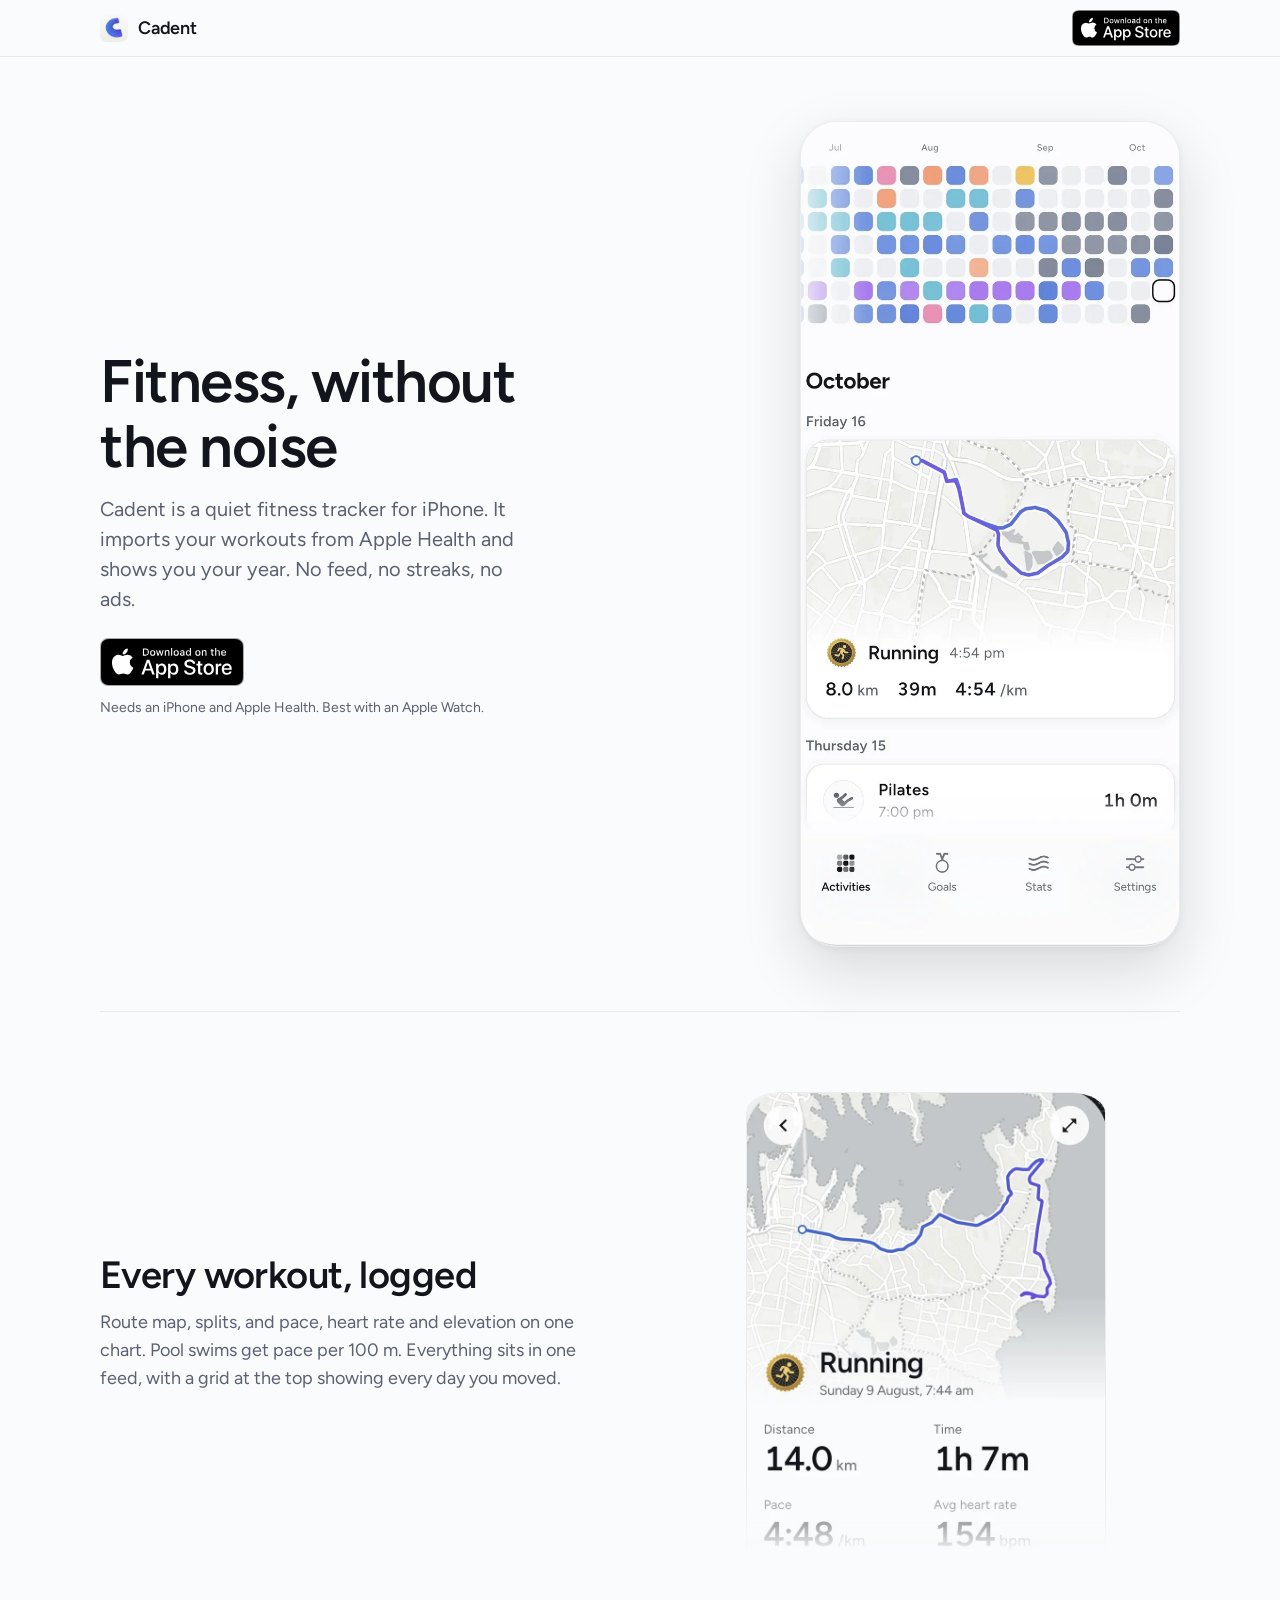
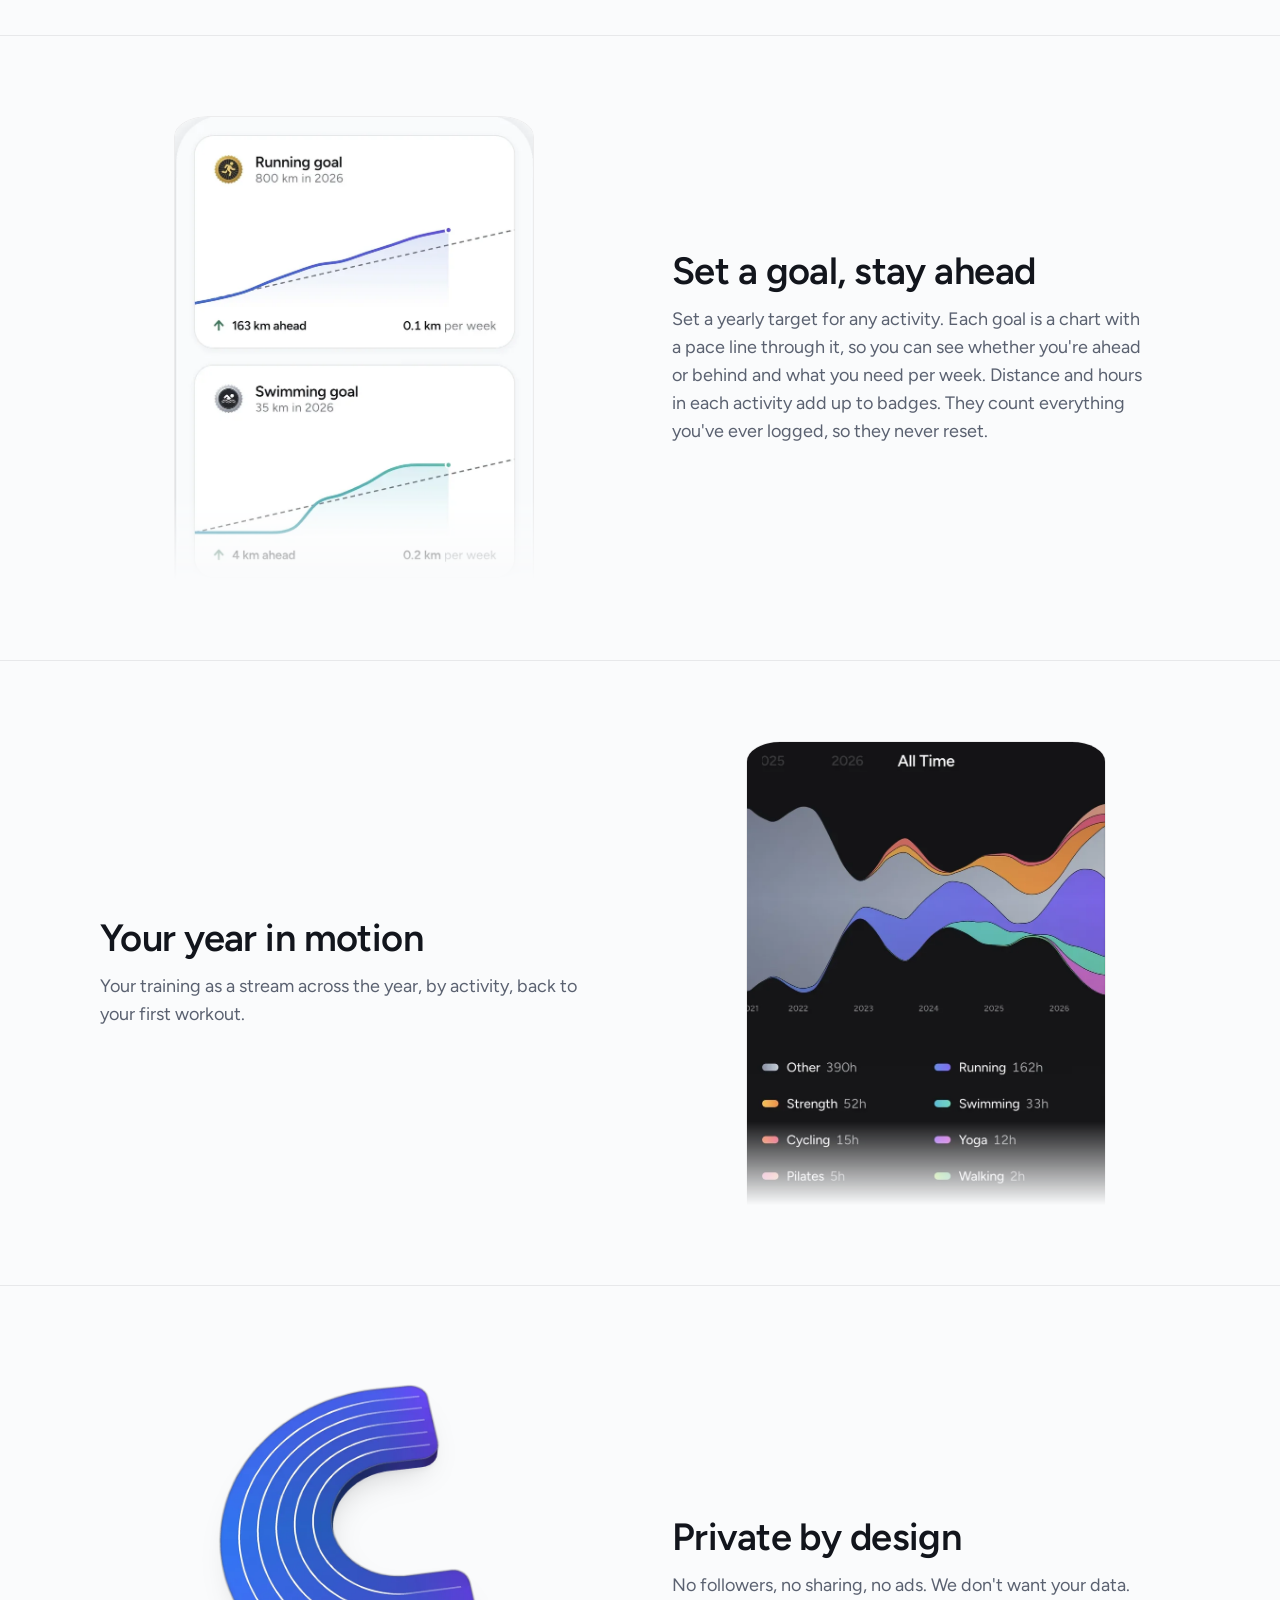
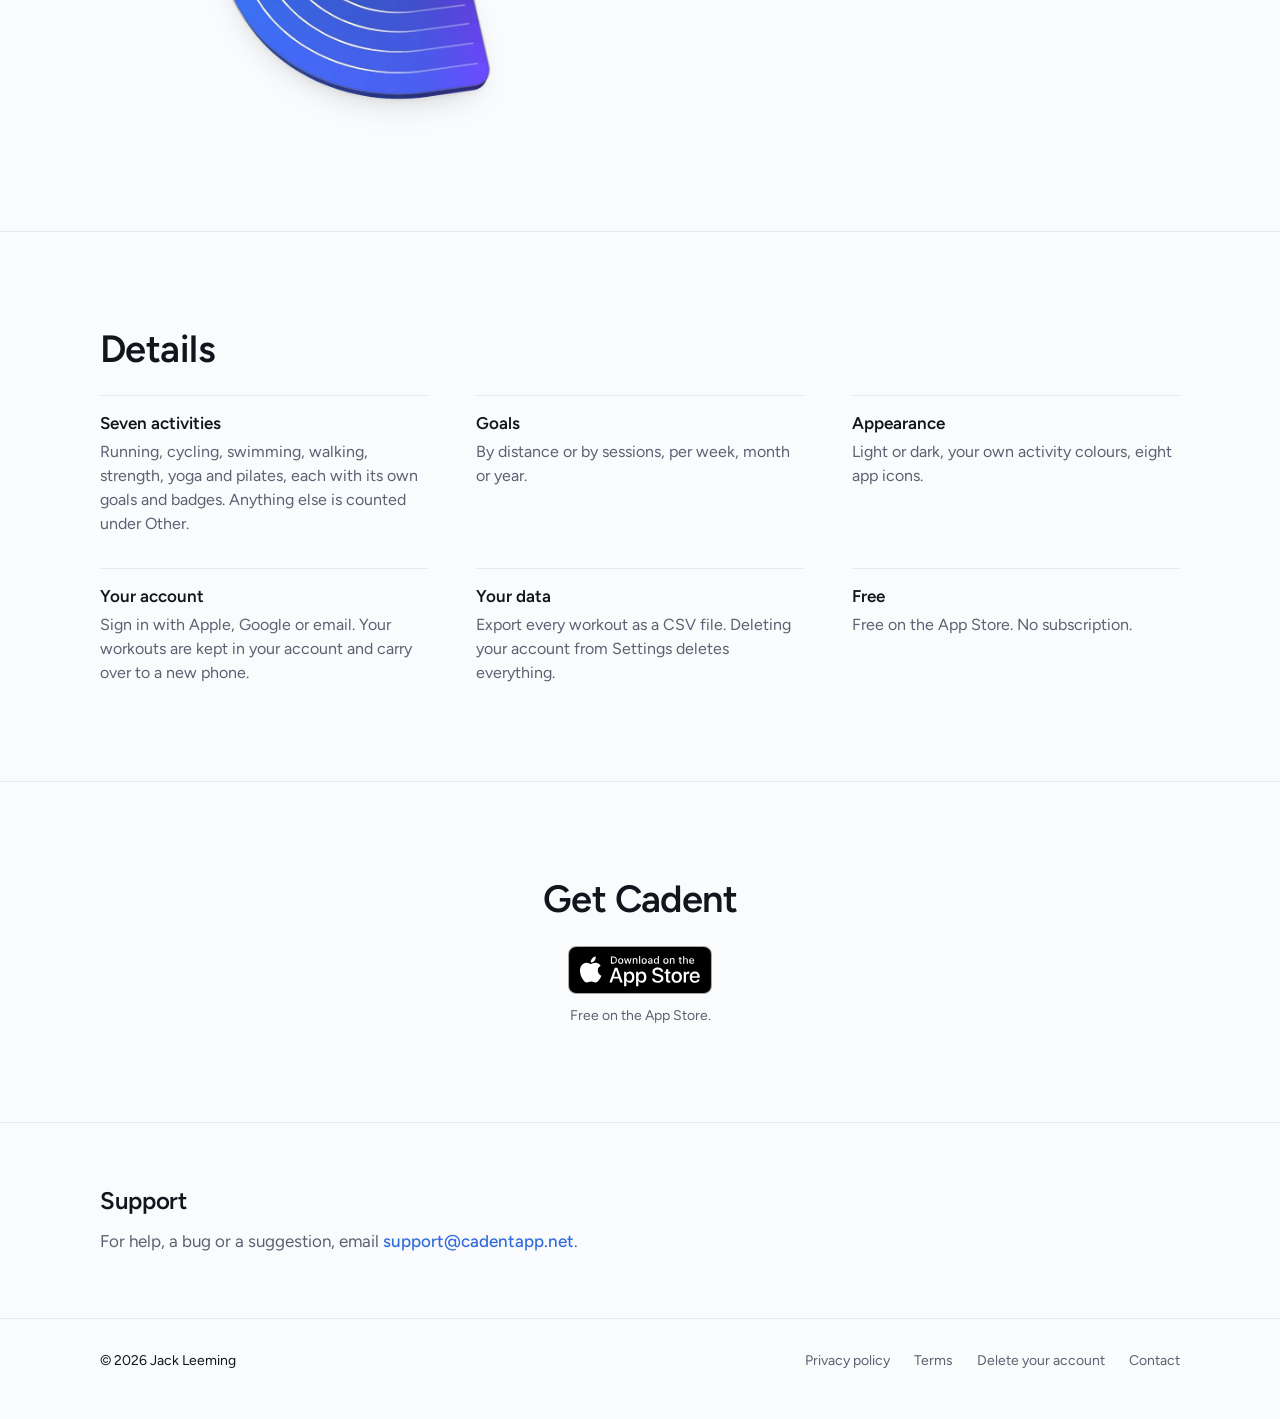
<file: index.html>
<!doctype html>
<html lang="en-AU">
<head>
<meta charset="utf-8">
<meta name="viewport" content="width=device-width, initial-scale=1">
<title>Cadent: fitness, without the noise</title>
<meta name="description" content="Cadent is a quiet fitness tracker for iPhone. It imports your workouts from Apple Health and shows you your year. No feed, no streaks, no ads.">
<meta name="color-scheme" content="light dark">
<meta name="theme-color" media="(prefers-color-scheme: light)" content="#FAFBFC">
<meta name="theme-color" media="(prefers-color-scheme: dark)" content="#111214">
<meta name="apple-itunes-app" content="app-id=6760584691">
<meta property="og:title" content="Cadent: fitness, without the noise">
<meta property="og:description" content="A quiet fitness tracker for iPhone. It imports your workouts from Apple Health and shows you your year. No feed, no streaks, no ads.">
<meta property="og:image" content="https://cadentapp.net/share.png">
<meta property="og:image:width" content="1200">
<meta property="og:image:height" content="630">
<meta property="og:url" content="https://cadentapp.net/">
<meta property="og:type" content="website">
<meta name="twitter:card" content="summary_large_image">
<link rel="icon" href="img/favicon-64.png" sizes="64x64">
<link rel="icon" href="img/favicon-32.png" sizes="32x32">
<link rel="apple-touch-icon" href="img/apple-touch-icon.png">
<link rel="preconnect" href="https://fonts.googleapis.com">
<link rel="preconnect" href="https://fonts.gstatic.com" crossorigin>
<link href="https://fonts.googleapis.com/css2?family=Figtree:wght@400;500;600;700&display=swap" rel="stylesheet">
<link rel="stylesheet" href="site.css">
<script>document.documentElement.className = 'js';</script>
</head>
<body>

<header class="header">
  <div class="wrap">
    <a class="brand" href="/" aria-label="Cadent home"><img src="img/icon-128.png" alt="" width="28" height="28">Cadent</a>
    <a class="badge" href="https://apps.apple.com/app/cadent/id6760584691">
      <picture><source srcset="img/app-store-white.svg" media="(prefers-color-scheme: dark)"><img src="img/app-store-black.svg" alt="Download on the App Store" width="108" height="36"></picture>
    </a>
  </div>
</header>

<main>
  <section class="hero">
    <div class="wrap">
      <div class="copy">
        <h1>Fitness, without the noise</h1>
        <p class="lead">Cadent is a quiet fitness tracker for iPhone. It imports your workouts from Apple Health and shows you your year. No feed, no streaks, no ads.</p>
        <div class="store-row">
          <a class="badge" href="https://apps.apple.com/app/cadent/id6760584691">
            <picture><source srcset="img/app-store-white.svg" media="(prefers-color-scheme: dark)"><img src="img/app-store-black.svg" alt="Download on the App Store" width="144" height="48"></picture>
          </a>
          <!-- Google Play badge goes here when Android is public. Same height, same row. -->
        </div>
        <p class="small">Needs an iPhone and Apple Health. Best with an Apple Watch.</p>
      </div>
      <div class="phone-wrap">
        <div class="phone">
          <picture>
            <source media="(prefers-color-scheme: dark)" srcset="img/activities-dark-760.webp 760w, img/activities-dark-1140.webp 1140w" sizes="(min-width: 768px) 380px, 320px">
            <img src="img/activities-light-760.webp" srcset="img/activities-light-760.webp 760w, img/activities-light-1140.webp 1140w" sizes="(min-width: 768px) 380px, 320px" width="760" height="1651" alt="The Activities tab: a grid of every day you moved, then the feed of workouts with route maps" fetchpriority="high">
          </picture>
        </div>
      </div>
    </div>
  </section>
  <div class="wrap"><div class="hero-base"></div></div>

  <section class="feature reveal" id="workouts">
    <div class="wrap">
      <div class="copy">
        <h2>Every workout, logged</h2>
        <p>Route map, splits, and pace, heart rate and elevation on one chart. Pool swims get pace per 100 m. Everything sits in one feed, with a grid at the top showing every day you moved.</p>
      </div>
      <div class="phone-wrap">
        <div class="phone top">
          <picture>
            <source media="(prefers-color-scheme: dark)" srcset="img/workout-dark-760.webp 760w, img/workout-dark-1140.webp 1140w" sizes="(min-width: 768px) 360px, 320px">
            <img src="img/workout-light-760.webp" srcset="img/workout-light-760.webp 760w, img/workout-light-1140.webp 1140w" sizes="(min-width: 768px) 360px, 320px" width="760" height="1651" alt="A workout page: the route map, then distance, time, pace and heart rate, then splits" loading="lazy">
          </picture>
        </div>
      </div>
    </div>
  </section>

  <section class="feature flip reveal" id="goals">
    <div class="wrap">
      <div class="copy">
        <h2>Set a goal, stay ahead</h2>
        <p>Set a yearly target for any activity. Each goal is a chart with a pace line through it, so you can see whether you're ahead or behind and what you need per week. Distance and hours in each activity add up to badges. They count everything you've ever logged, so they never reset.</p>
      </div>
      <div class="phone-wrap">
        <div class="phone top">
          <picture>
            <source media="(prefers-color-scheme: dark)" srcset="img/goals-dark-760.webp 760w, img/goals-dark-1140.webp 1140w" sizes="(min-width: 768px) 360px, 320px">
            <img src="img/goals-light-760.webp" srcset="img/goals-light-760.webp 760w, img/goals-light-1140.webp 1140w" sizes="(min-width: 768px) 360px, 320px" width="760" height="1651" alt="Goals: a running goal and a swimming goal, each a chart of the year with a dashed pace line" loading="lazy">
          </picture>
        </div>
      </div>
    </div>
  </section>

  <section class="feature reveal" id="stats">
    <div class="wrap">
      <div class="copy">
        <h2>Your year in motion</h2>
        <p>Your training as a stream across the year, by activity, back to your first workout.</p>
      </div>
      <div class="phone-wrap">
        <div class="phone top">
          <picture>
            <source media="(prefers-color-scheme: dark)" srcset="img/stats-dark-760.webp 760w, img/stats-dark-1140.webp 1140w" sizes="(min-width: 768px) 360px, 320px">
            <img src="img/stats-light-760.webp" srcset="img/stats-light-760.webp 760w, img/stats-light-1140.webp 1140w" sizes="(min-width: 768px) 360px, 320px" width="760" height="1651" alt="Stats: all training over the years drawn as a stream, coloured by activity, with the legend and totals beneath" loading="lazy">
          </picture>
        </div>
      </div>
    </div>
  </section>

  <section class="feature flip reveal" id="private">
    <div class="wrap">
      <div class="copy">
        <h2>Private by design</h2>
        <p>No followers, no sharing, no ads. We don't want your data.</p>
      </div>
      <div class="mark-wrap">
        <picture>
          <source media="(prefers-color-scheme: dark)" srcset="img/mark-dark.webp">
          <img src="img/mark-light.webp" width="754" height="854" alt="" loading="lazy">
        </picture>
      </div>
    </div>
  </section>

  <section class="facts reveal" id="details">
    <div class="wrap">
      <h2>Details</h2>
      <ul>
        <li><b>Seven activities</b><span>Running, cycling, swimming, walking, strength, yoga and pilates, each with its own goals and badges. Anything else is counted under Other.</span></li>
        <li><b>Goals</b><span>By distance or by sessions, per week, month or year.</span></li>
        <li><b>Appearance</b><span>Light or dark, your own activity colours, eight app icons.</span></li>
        <li><b>Your account</b><span>Sign in with Apple, Google or email. Your workouts are kept in your account and carry over to a new phone.</span></li>
        <li><b>Your data</b><span>Export every workout as a CSV file. Deleting your account from Settings deletes everything.</span></li>
        <li><b>Free</b><span>Free on the App Store. No subscription.</span></li>
      </ul>
    </div>
  </section>

  <section class="download reveal">
    <div class="wrap">
      <h2>Get Cadent</h2>
      <div class="store-row">
        <a class="badge" href="https://apps.apple.com/app/cadent/id6760584691">
          <picture><source srcset="img/app-store-white.svg" media="(prefers-color-scheme: dark)"><img src="img/app-store-black.svg" alt="Download on the App Store" width="144" height="48"></picture>
        </a>
      </div>
      <p class="small">Free on the App Store.</p>
    </div>
  </section>

  <section class="support reveal" id="contact">
    <div class="wrap">
      <h2>Support</h2>
      <p>For help, a bug or a suggestion, email <a id="support-email" href="#contact">the support address</a>.</p>
    </div>
  </section>
</main>

<footer class="footer">
  <div class="wrap">
    <div class="copy">© 2026 Jack Leeming</div>
    <nav aria-label="Legal">
      <a href="privacy.html">Privacy policy</a>
      <a href="terms.html">Terms</a>
      <a href="delete-account.html">Delete your account</a>
      <a href="#contact">Contact</a>
    </nav>
  </div>
</footer>

<script>
// The support address is put together here so scrapers don't read it from the markup.
(function () {
  var addr = 'support' + '@' + 'cadentapp.net';
  var a = document.getElementById('support-email');
  if (a) { a.href = 'mailto:' + addr; a.textContent = addr; }
})();
// Sections settle in once as they come into view. Off under prefers-reduced-motion (in site.css).
(function () {
  var els = document.querySelectorAll('.reveal');
  if (!('IntersectionObserver' in window)) { els.forEach(function (e) { e.classList.add('in'); }); return; }
  var io = new IntersectionObserver(function (entries) {
    entries.forEach(function (x) { if (x.isIntersecting) { x.target.classList.add('in'); io.unobserve(x.target); } });
  }, { rootMargin: '0px 0px -10% 0px' });
  els.forEach(function (e) { io.observe(e); });
})();
</script>
</body>
</html>
</file>
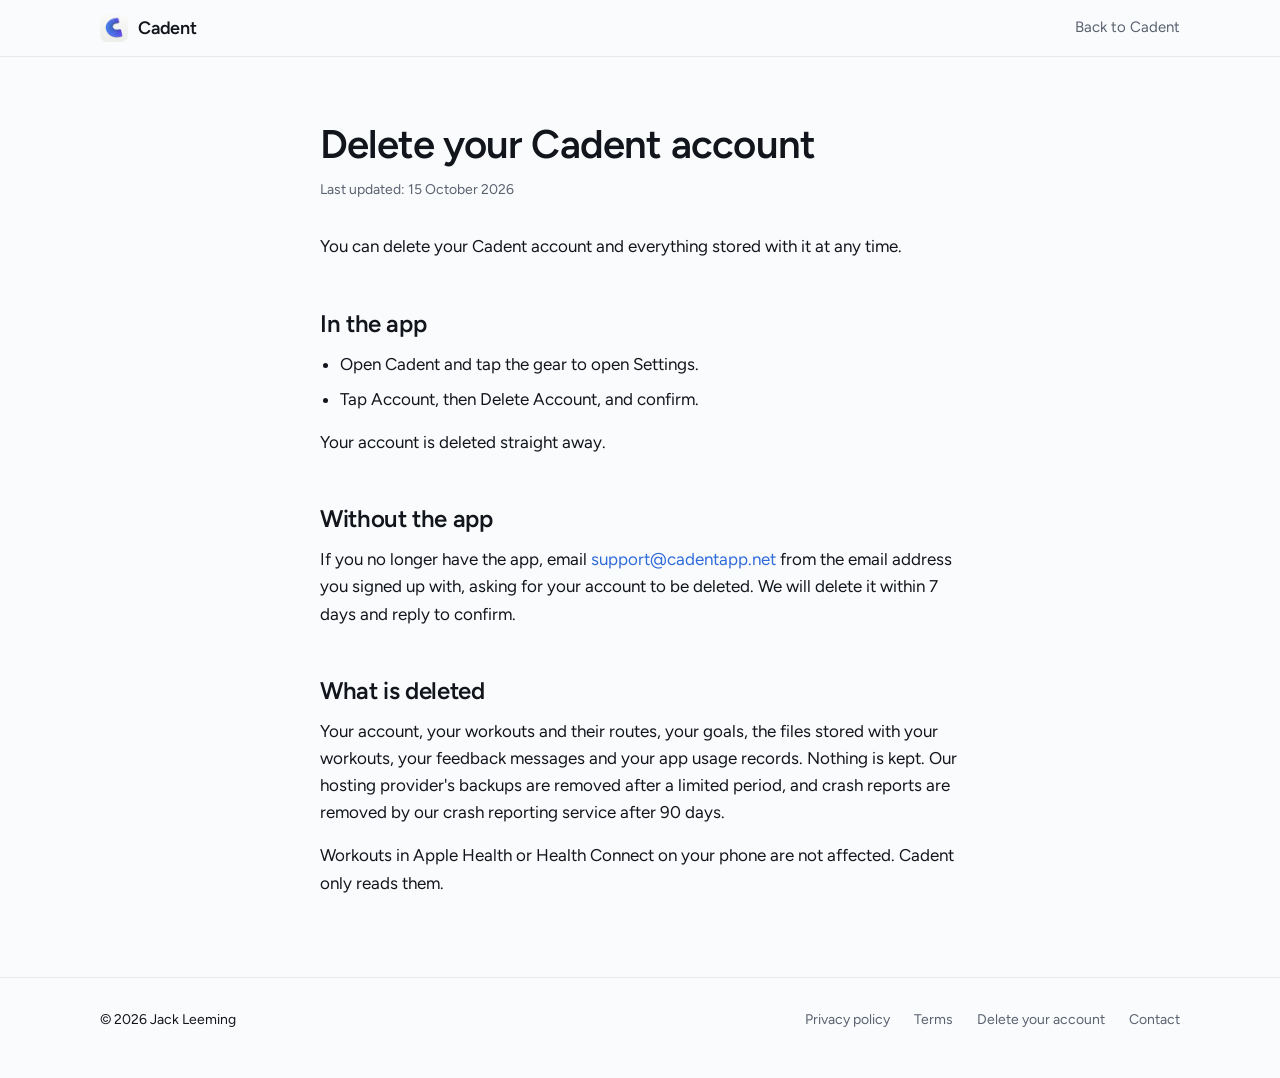
<file: delete-account.html>
<!doctype html>
<html lang="en-AU">
<head>
<meta charset="utf-8">
<meta name="viewport" content="width=device-width, initial-scale=1">
<title>Delete your account: Cadent</title>
<meta name="description" content="How to delete your Cadent account and every workout stored with it.">
<meta name="color-scheme" content="light dark">
<meta name="theme-color" media="(prefers-color-scheme: light)" content="#FAFBFC">
<meta name="theme-color" media="(prefers-color-scheme: dark)" content="#111214">
<meta property="og:title" content="Cadent: delete your account">
<meta property="og:description" content="How to delete your Cadent account and every workout stored with it.">
<meta property="og:image" content="https://cadentapp.net/share.png">
<meta property="og:url" content="https://cadentapp.net/delete-account.html">
<meta property="og:type" content="website">
<meta name="twitter:card" content="summary_large_image">
<link rel="icon" href="img/favicon-64.png" sizes="64x64">
<link rel="icon" href="img/favicon-32.png" sizes="32x32">
<link rel="apple-touch-icon" href="img/apple-touch-icon.png">
<link rel="preconnect" href="https://fonts.googleapis.com">
<link rel="preconnect" href="https://fonts.gstatic.com" crossorigin>
<link href="https://fonts.googleapis.com/css2?family=Figtree:wght@400;500;600;700&display=swap" rel="stylesheet">
<link rel="stylesheet" href="site.css">
</head>
<body>

<header class="header">
  <div class="wrap">
    <a class="brand" href="/" aria-label="Cadent home"><img src="img/icon-128.png" alt="" width="28" height="28">Cadent</a>
    <a class="back" href="/">Back to Cadent</a>
  </div>
</header>

<main class="read">
<h1>Delete your Cadent account</h1>
<p class="updated">Last updated: 15 October 2026</p>

<p>You can delete your Cadent account and everything stored with it at any time.</p>

<h2>In the app</h2>
<ul>
  <li>Open Cadent and tap the gear to open Settings.</li>
  <li>Tap Account, then Delete Account, and confirm.</li>
</ul>
<p>Your account is deleted straight away.</p>

<h2>Without the app</h2>
<p>If you no longer have the app, email <a href="mailto:support@cadentapp.net?subject=Delete%20my%20account">support@cadentapp.net</a> from the email address you signed up with, asking for your account to be deleted. We will delete it within 7 days and reply to confirm.</p>

<h2>What is deleted</h2>
<p>Your account, your workouts and their routes, your goals, the files stored with your workouts, your feedback messages and your app usage records. Nothing is kept. Our hosting provider's backups are removed after a limited period, and crash reports are removed by our crash reporting service after 90 days.</p>
<p>Workouts in Apple Health or Health Connect on your phone are not affected. Cadent only reads them.</p>


</main>

<footer class="footer">
  <div class="wrap">
    <div class="copy">© 2026 Jack Leeming</div>
    <nav aria-label="Legal">
      <a href="privacy.html">Privacy policy</a>
      <a href="terms.html">Terms</a>
      <a href="delete-account.html">Delete your account</a>
      <a href="/#contact">Contact</a>
    </nav>
  </div>
</footer>
</body>
</html>
</file>
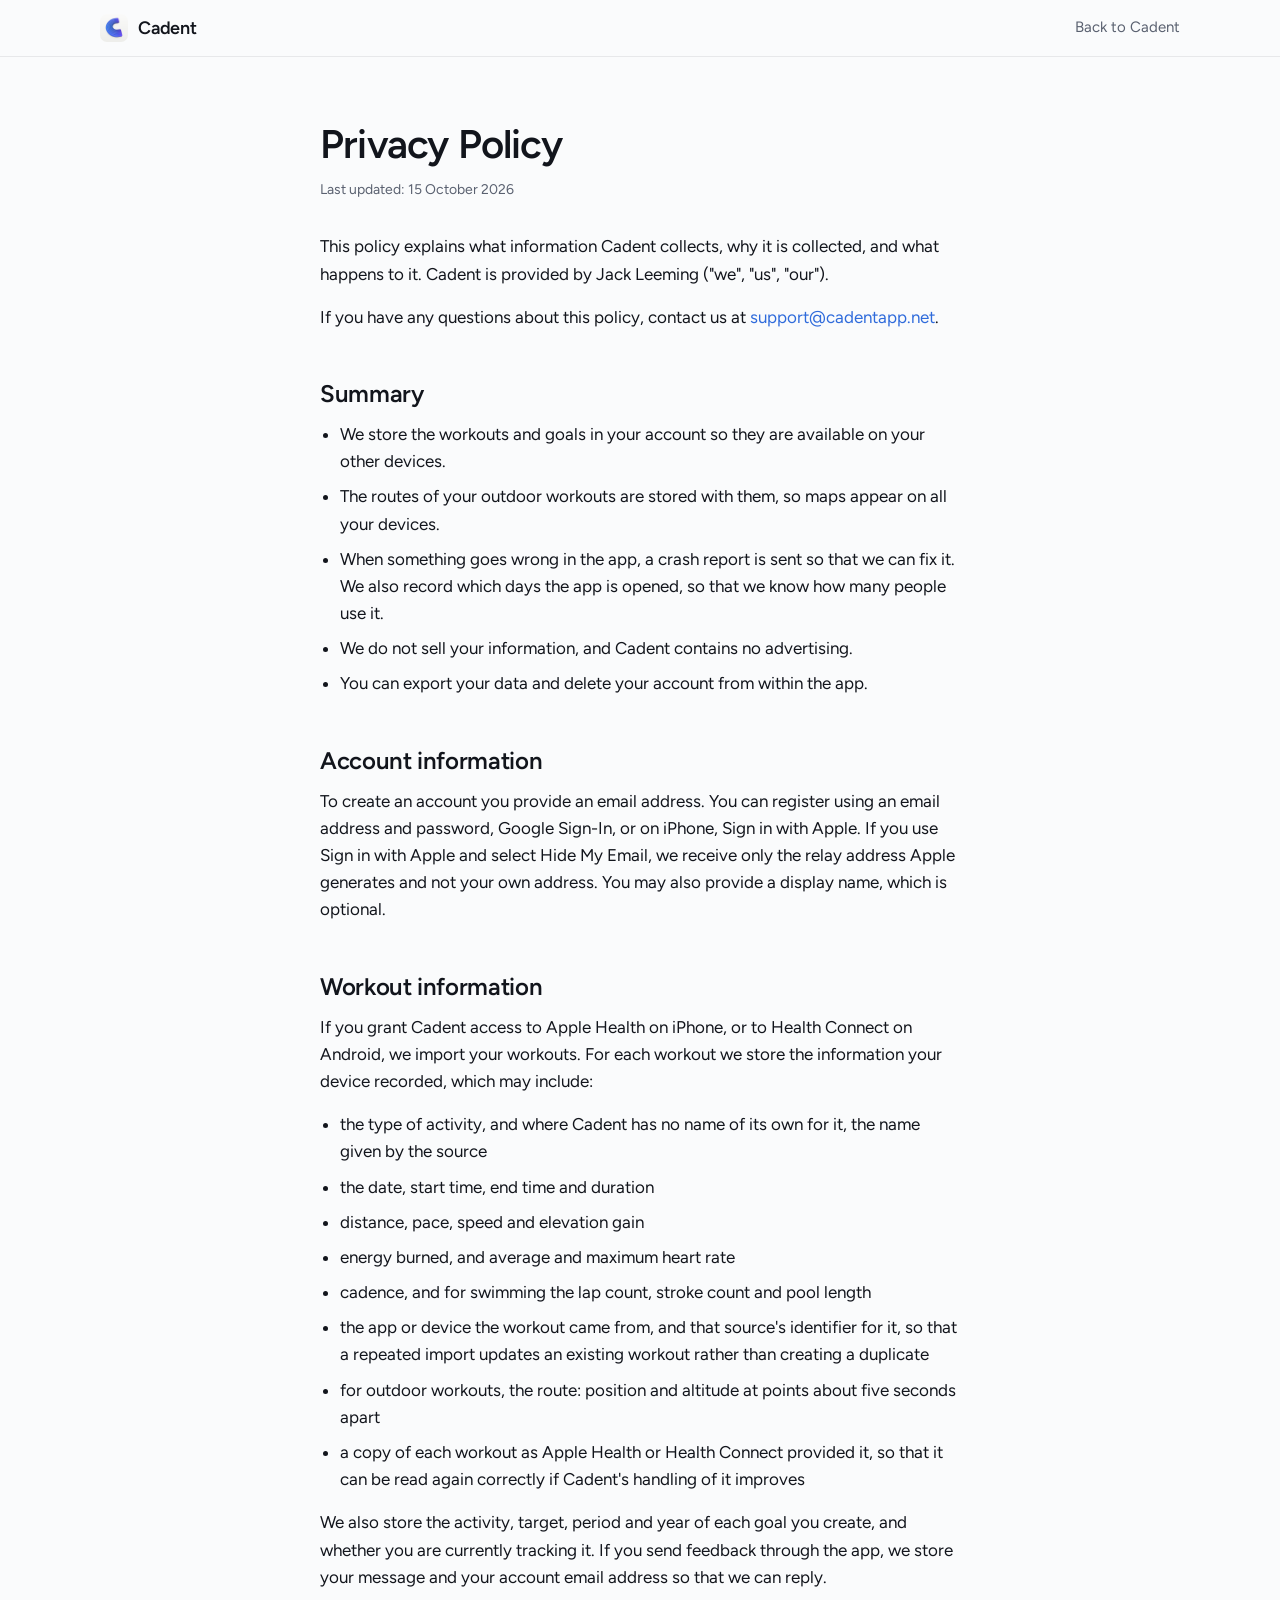
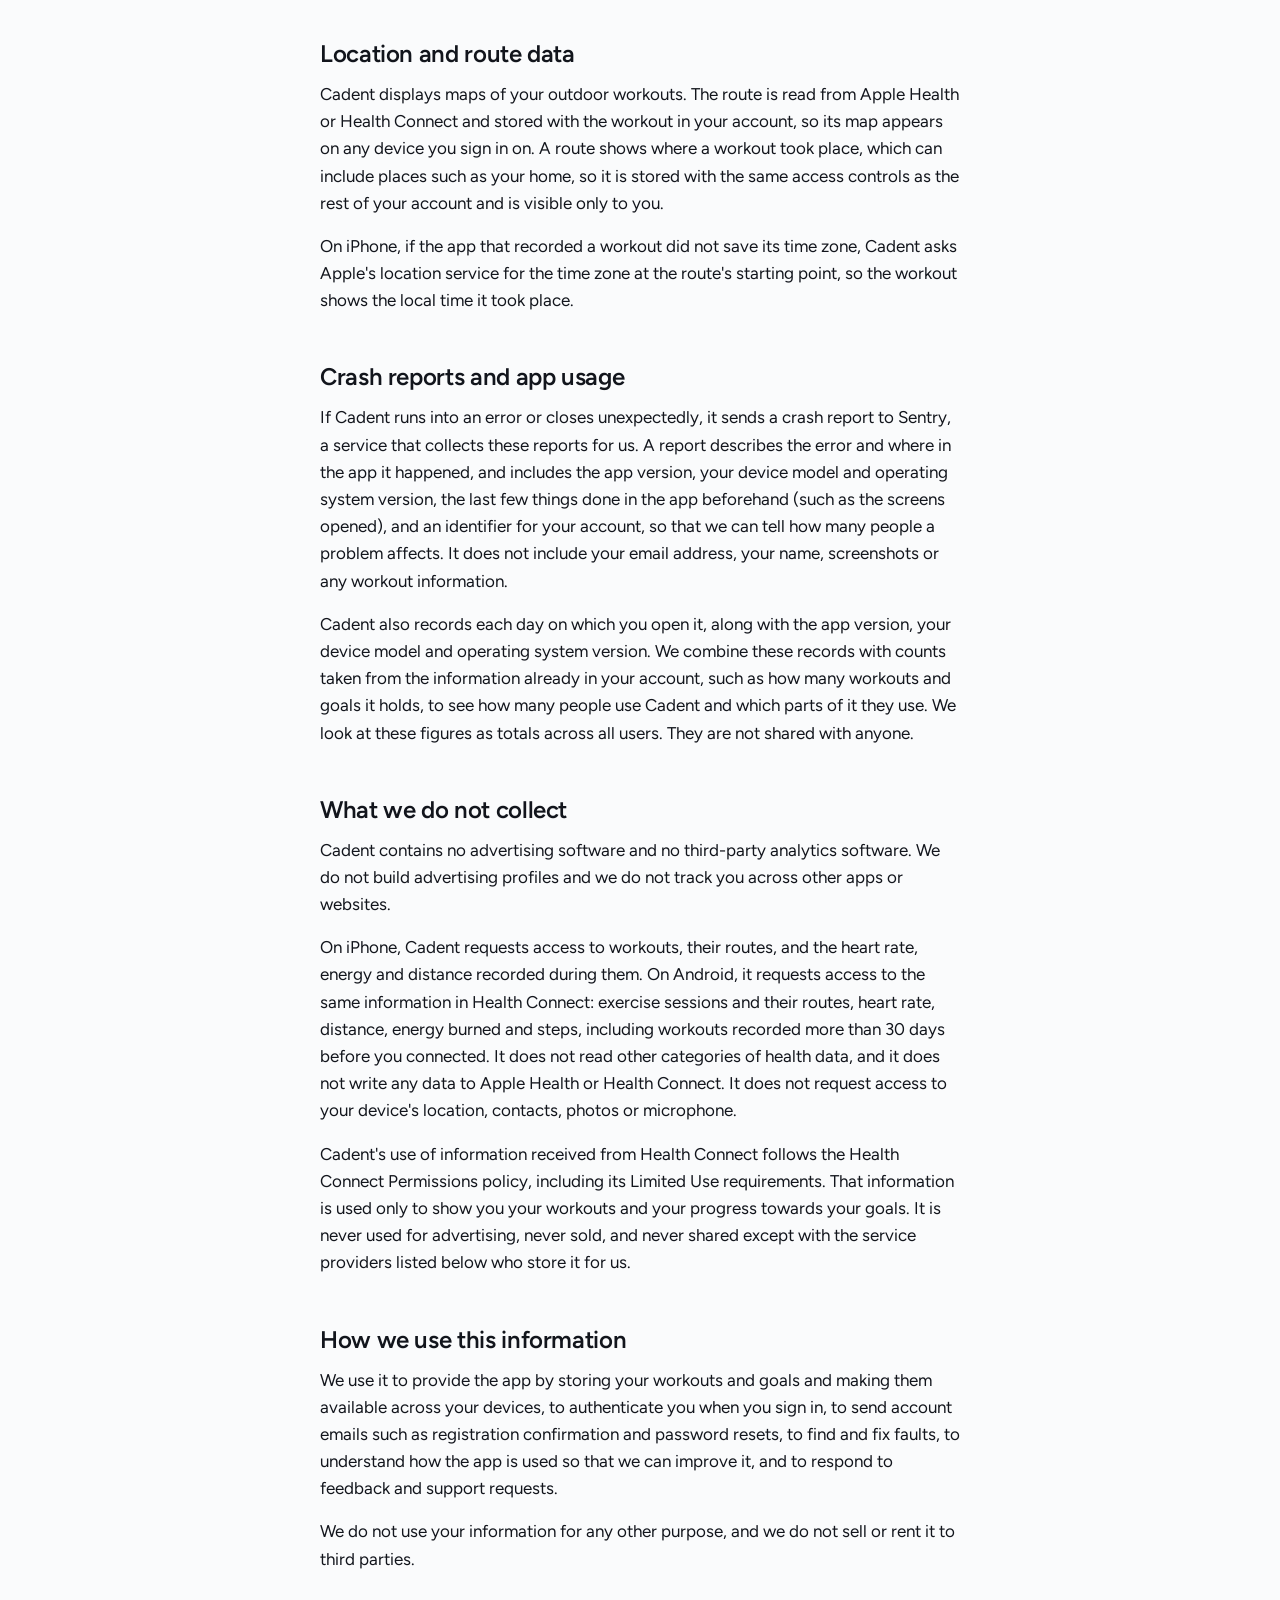
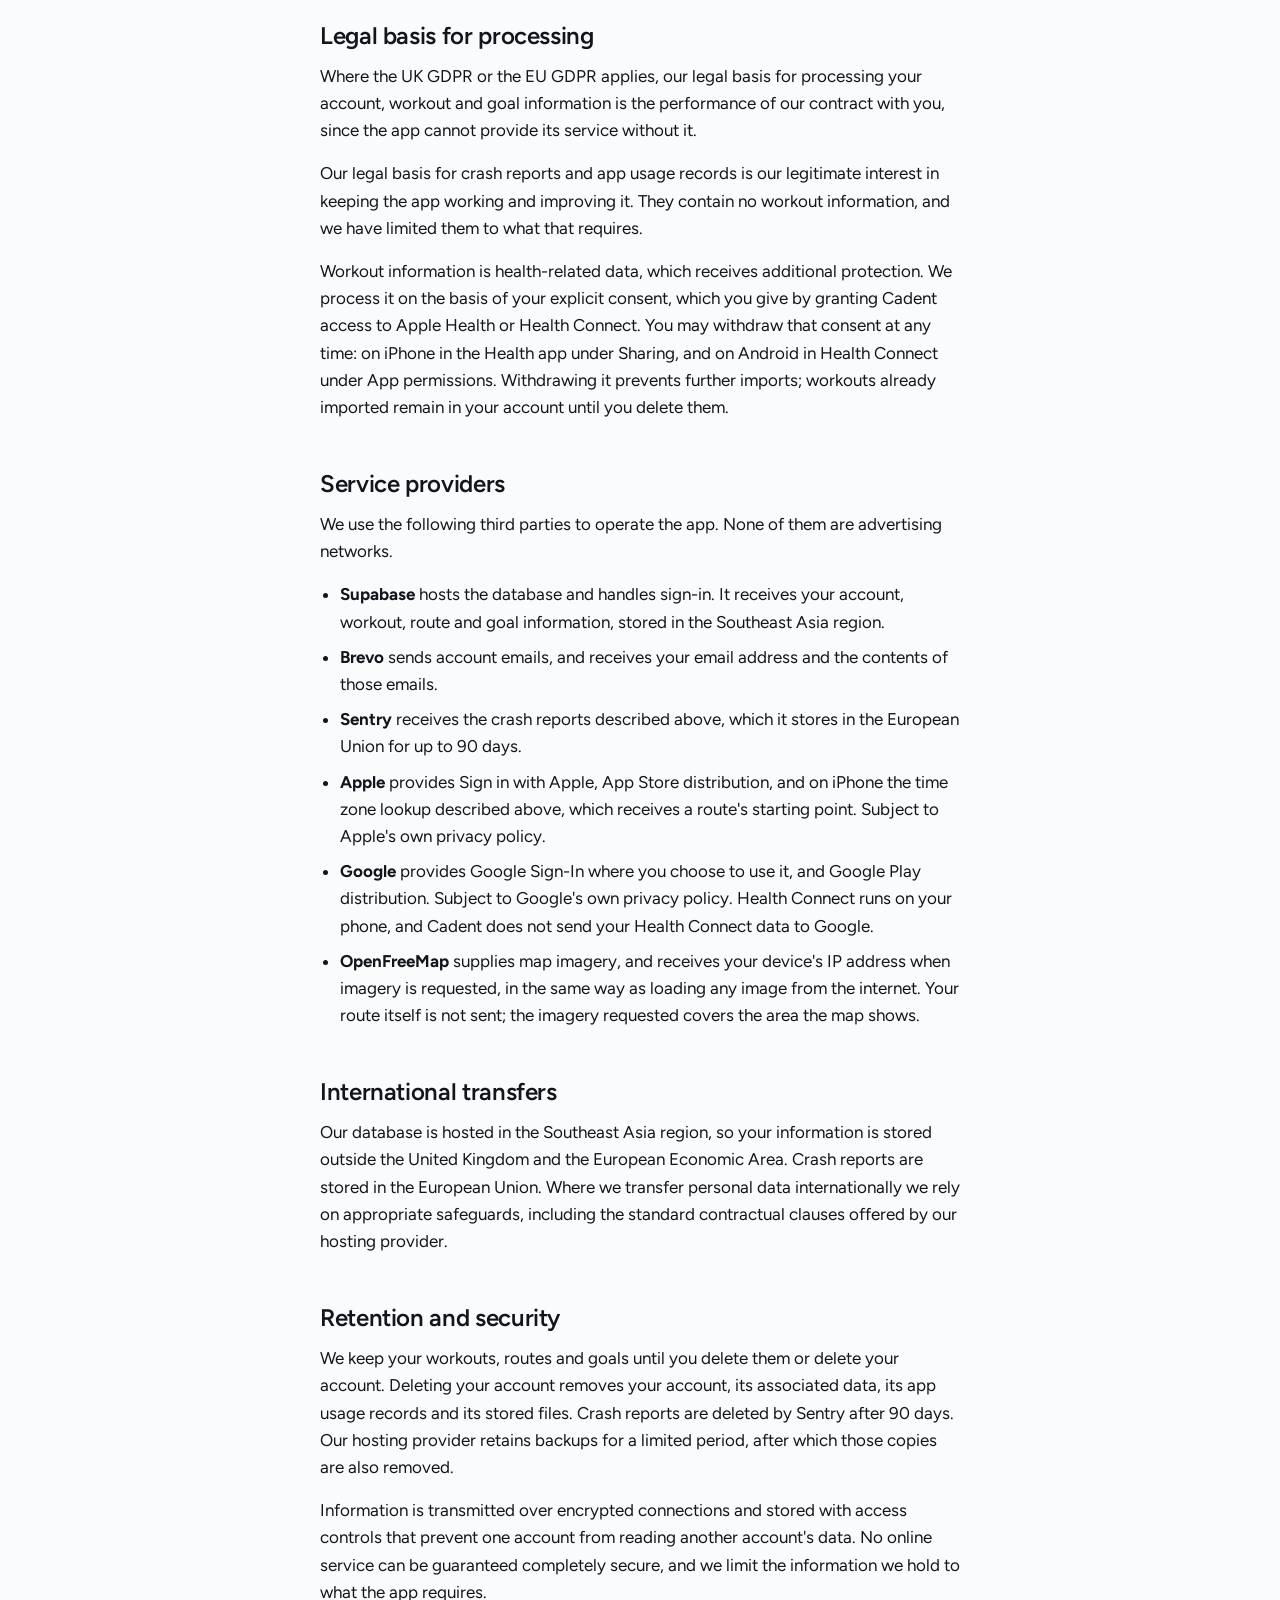
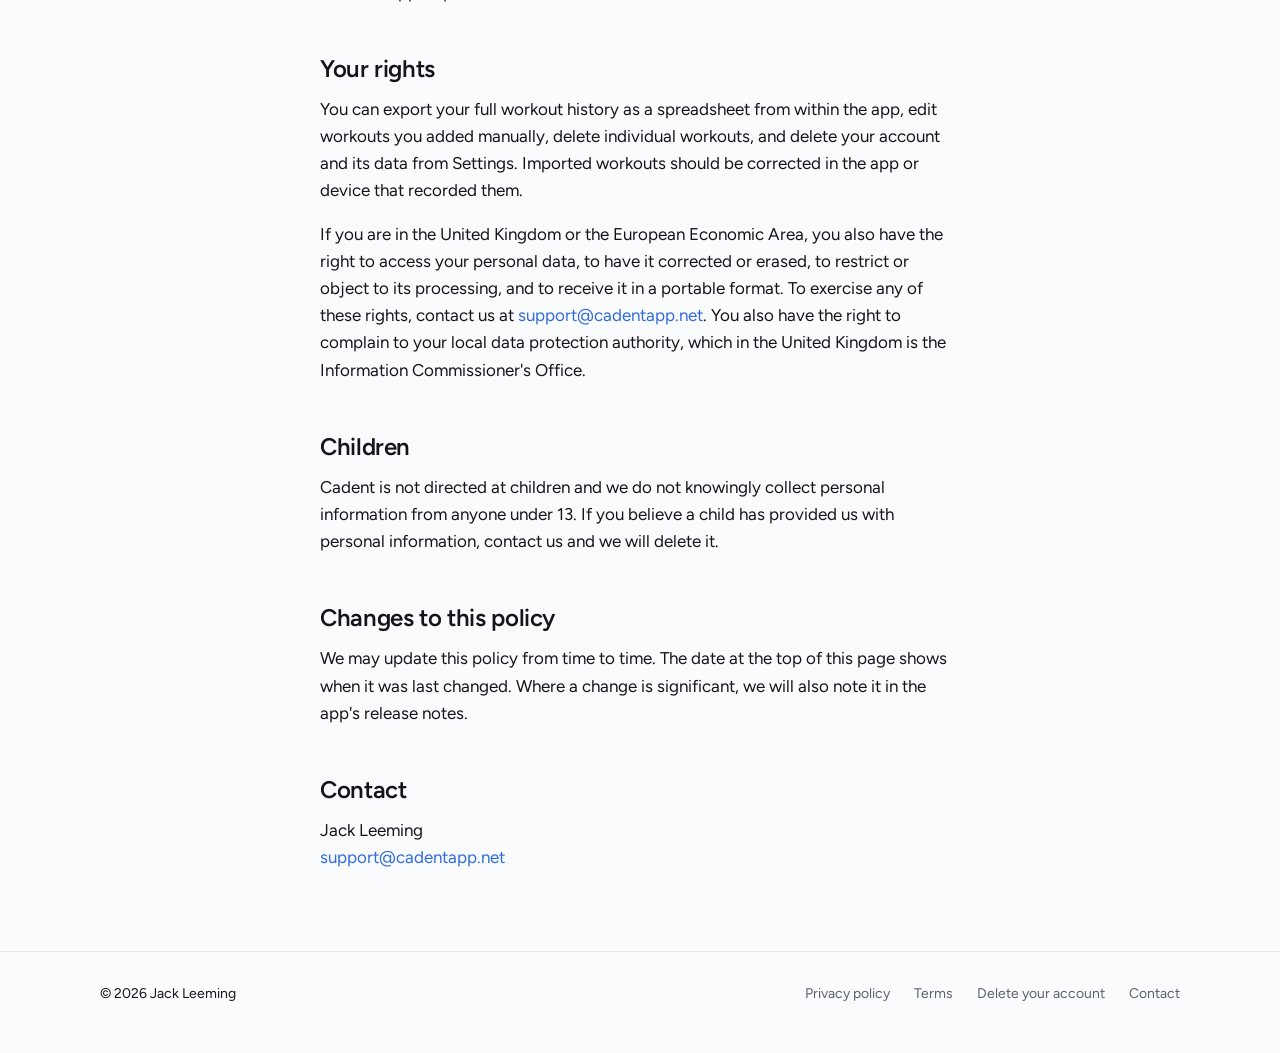
<file: privacy.html>
<!doctype html>
<html lang="en-AU">
<head>
<meta charset="utf-8">
<meta name="viewport" content="width=device-width, initial-scale=1">
<title>Privacy policy: Cadent</title>
<meta name="description" content="How Cadent handles your data: what is collected, where it is stored and how to delete it.">
<meta name="color-scheme" content="light dark">
<meta name="theme-color" media="(prefers-color-scheme: light)" content="#FAFBFC">
<meta name="theme-color" media="(prefers-color-scheme: dark)" content="#111214">
<meta property="og:title" content="Cadent: privacy policy">
<meta property="og:description" content="How Cadent handles your data: what is collected, where it is stored and how to delete it.">
<meta property="og:image" content="https://cadentapp.net/share.png">
<meta property="og:url" content="https://cadentapp.net/privacy.html">
<meta property="og:type" content="website">
<meta name="twitter:card" content="summary_large_image">
<link rel="icon" href="img/favicon-64.png" sizes="64x64">
<link rel="icon" href="img/favicon-32.png" sizes="32x32">
<link rel="apple-touch-icon" href="img/apple-touch-icon.png">
<link rel="preconnect" href="https://fonts.googleapis.com">
<link rel="preconnect" href="https://fonts.gstatic.com" crossorigin>
<link href="https://fonts.googleapis.com/css2?family=Figtree:wght@400;500;600;700&display=swap" rel="stylesheet">
<link rel="stylesheet" href="site.css">
</head>
<body>

<header class="header">
  <div class="wrap">
    <a class="brand" href="/" aria-label="Cadent home"><img src="img/icon-128.png" alt="" width="28" height="28">Cadent</a>
    <a class="back" href="/">Back to Cadent</a>
  </div>
</header>

<main class="read">
<h1>Privacy Policy</h1>
<p class="updated">Last updated: 15 October 2026</p>

<p>This policy explains what information Cadent collects, why it is collected, and what happens to it. Cadent is provided by Jack Leeming ("we", "us", "our").</p>

<p>If you have any questions about this policy, contact us at <a href="mailto:support@cadentapp.net">support@cadentapp.net</a>.</p>

<h2>Summary</h2>
<ul>
  <li>We store the workouts and goals in your account so they are available on your other devices.</li>
  <li>The routes of your outdoor workouts are stored with them, so maps appear on all your devices.</li>
  <li>When something goes wrong in the app, a crash report is sent so that we can fix it. We also record which days the app is opened, so that we know how many people use it.</li>
  <li>We do not sell your information, and Cadent contains no advertising.</li>
  <li>You can export your data and delete your account from within the app.</li>
</ul>

<h2>Account information</h2>
<p>To create an account you provide an email address. You can register using an email address and password, Google Sign-In, or on iPhone, Sign in with Apple. If you use Sign in with Apple and select Hide My Email, we receive only the relay address Apple generates and not your own address. You may also provide a display name, which is optional.</p>

<h2>Workout information</h2>
<p>If you grant Cadent access to Apple Health on iPhone, or to Health Connect on Android, we import your workouts. For each workout we store the information your device recorded, which may include:</p>
<ul>
  <li>the type of activity, and where Cadent has no name of its own for it, the name given by the source</li>
  <li>the date, start time, end time and duration</li>
  <li>distance, pace, speed and elevation gain</li>
  <li>energy burned, and average and maximum heart rate</li>
  <li>cadence, and for swimming the lap count, stroke count and pool length</li>
  <li>the app or device the workout came from, and that source's identifier for it, so that a repeated import updates an existing workout rather than creating a duplicate</li>
  <li>for outdoor workouts, the route: position and altitude at points about five seconds apart</li>
  <li>a copy of each workout as Apple Health or Health Connect provided it, so that it can be read again correctly if Cadent's handling of it improves</li>
</ul>
<p>We also store the activity, target, period and year of each goal you create, and whether you are currently tracking it. If you send feedback through the app, we store your message and your account email address so that we can reply.</p>

<h2>Location and route data</h2>
<p>Cadent displays maps of your outdoor workouts. The route is read from Apple Health or Health Connect and stored with the workout in your account, so its map appears on any device you sign in on. A route shows where a workout took place, which can include places such as your home, so it is stored with the same access controls as the rest of your account and is visible only to you.</p>
<p>On iPhone, if the app that recorded a workout did not save its time zone, Cadent asks Apple's location service for the time zone at the route's starting point, so the workout shows the local time it took place.</p>

<h2>Crash reports and app usage</h2>
<p>If Cadent runs into an error or closes unexpectedly, it sends a crash report to Sentry, a service that collects these reports for us. A report describes the error and where in the app it happened, and includes the app version, your device model and operating system version, the last few things done in the app beforehand (such as the screens opened), and an identifier for your account, so that we can tell how many people a problem affects. It does not include your email address, your name, screenshots or any workout information.</p>
<p>Cadent also records each day on which you open it, along with the app version, your device model and operating system version. We combine these records with counts taken from the information already in your account, such as how many workouts and goals it holds, to see how many people use Cadent and which parts of it they use. We look at these figures as totals across all users. They are not shared with anyone.</p>

<h2>What we do not collect</h2>
<p>Cadent contains no advertising software and no third-party analytics software. We do not build advertising profiles and we do not track you across other apps or websites.</p>
<p>On iPhone, Cadent requests access to workouts, their routes, and the heart rate, energy and distance recorded during them. On Android, it requests access to the same information in Health Connect: exercise sessions and their routes, heart rate, distance, energy burned and steps, including workouts recorded more than 30 days before you connected. It does not read other categories of health data, and it does not write any data to Apple Health or Health Connect. It does not request access to your device's location, contacts, photos or microphone.</p>
<p>Cadent's use of information received from Health Connect follows the Health Connect Permissions policy, including its Limited Use requirements. That information is used only to show you your workouts and your progress towards your goals. It is never used for advertising, never sold, and never shared except with the service providers listed below who store it for us.</p>

<h2>How we use this information</h2>
<p>We use it to provide the app by storing your workouts and goals and making them available across your devices, to authenticate you when you sign in, to send account emails such as registration confirmation and password resets, to find and fix faults, to understand how the app is used so that we can improve it, and to respond to feedback and support requests.</p>
<p>We do not use your information for any other purpose, and we do not sell or rent it to third parties.</p>

<h2>Legal basis for processing</h2>
<p>Where the UK GDPR or the EU GDPR applies, our legal basis for processing your account, workout and goal information is the performance of our contract with you, since the app cannot provide its service without it.</p>
<p>Our legal basis for crash reports and app usage records is our legitimate interest in keeping the app working and improving it. They contain no workout information, and we have limited them to what that requires.</p>
<p>Workout information is health-related data, which receives additional protection. We process it on the basis of your explicit consent, which you give by granting Cadent access to Apple Health or Health Connect. You may withdraw that consent at any time: on iPhone in the Health app under Sharing, and on Android in Health Connect under App permissions. Withdrawing it prevents further imports; workouts already imported remain in your account until you delete them.</p>

<h2>Service providers</h2>
<p>We use the following third parties to operate the app. None of them are advertising networks.</p>
<ul>
  <li><strong>Supabase</strong> hosts the database and handles sign-in. It receives your account, workout, route and goal information, stored in the Southeast Asia region.</li>
  <li><strong>Brevo</strong> sends account emails, and receives your email address and the contents of those emails.</li>
  <li><strong>Sentry</strong> receives the crash reports described above, which it stores in the European Union for up to 90 days.</li>
  <li><strong>Apple</strong> provides Sign in with Apple, App Store distribution, and on iPhone the time zone lookup described above, which receives a route's starting point. Subject to Apple's own privacy policy.</li>
  <li><strong>Google</strong> provides Google Sign-In where you choose to use it, and Google Play distribution. Subject to Google's own privacy policy. Health Connect runs on your phone, and Cadent does not send your Health Connect data to Google.</li>
  <li><strong>OpenFreeMap</strong> supplies map imagery, and receives your device's IP address when imagery is requested, in the same way as loading any image from the internet. Your route itself is not sent; the imagery requested covers the area the map shows.</li>
</ul>

<h2>International transfers</h2>
<p>Our database is hosted in the Southeast Asia region, so your information is stored outside the United Kingdom and the European Economic Area. Crash reports are stored in the European Union. Where we transfer personal data internationally we rely on appropriate safeguards, including the standard contractual clauses offered by our hosting provider.</p>

<h2>Retention and security</h2>
<p>We keep your workouts, routes and goals until you delete them or delete your account. Deleting your account removes your account, its associated data, its app usage records and its stored files. Crash reports are deleted by Sentry after 90 days. Our hosting provider retains backups for a limited period, after which those copies are also removed.</p>
<p>Information is transmitted over encrypted connections and stored with access controls that prevent one account from reading another account's data. No online service can be guaranteed completely secure, and we limit the information we hold to what the app requires.</p>

<h2>Your rights</h2>
<p>You can export your full workout history as a spreadsheet from within the app, edit workouts you added manually, delete individual workouts, and delete your account and its data from Settings. Imported workouts should be corrected in the app or device that recorded them.</p>
<p>If you are in the United Kingdom or the European Economic Area, you also have the right to access your personal data, to have it corrected or erased, to restrict or object to its processing, and to receive it in a portable format. To exercise any of these rights, contact us at <a href="mailto:support@cadentapp.net">support@cadentapp.net</a>. You also have the right to complain to your local data protection authority, which in the United Kingdom is the Information Commissioner's Office.</p>

<h2>Children</h2>
<p>Cadent is not directed at children and we do not knowingly collect personal information from anyone under 13. If you believe a child has provided us with personal information, contact us and we will delete it.</p>

<h2>Changes to this policy</h2>
<p>We may update this policy from time to time. The date at the top of this page shows when it was last changed. Where a change is significant, we will also note it in the app's release notes.</p>

<h2>Contact</h2>
<p>Jack Leeming<br>
<a href="mailto:support@cadentapp.net">support@cadentapp.net</a></p>


</main>

<footer class="footer">
  <div class="wrap">
    <div class="copy">© 2026 Jack Leeming</div>
    <nav aria-label="Legal">
      <a href="privacy.html">Privacy policy</a>
      <a href="terms.html">Terms</a>
      <a href="delete-account.html">Delete your account</a>
      <a href="/#contact">Contact</a>
    </nav>
  </div>
</footer>
</body>
</html>
</file>
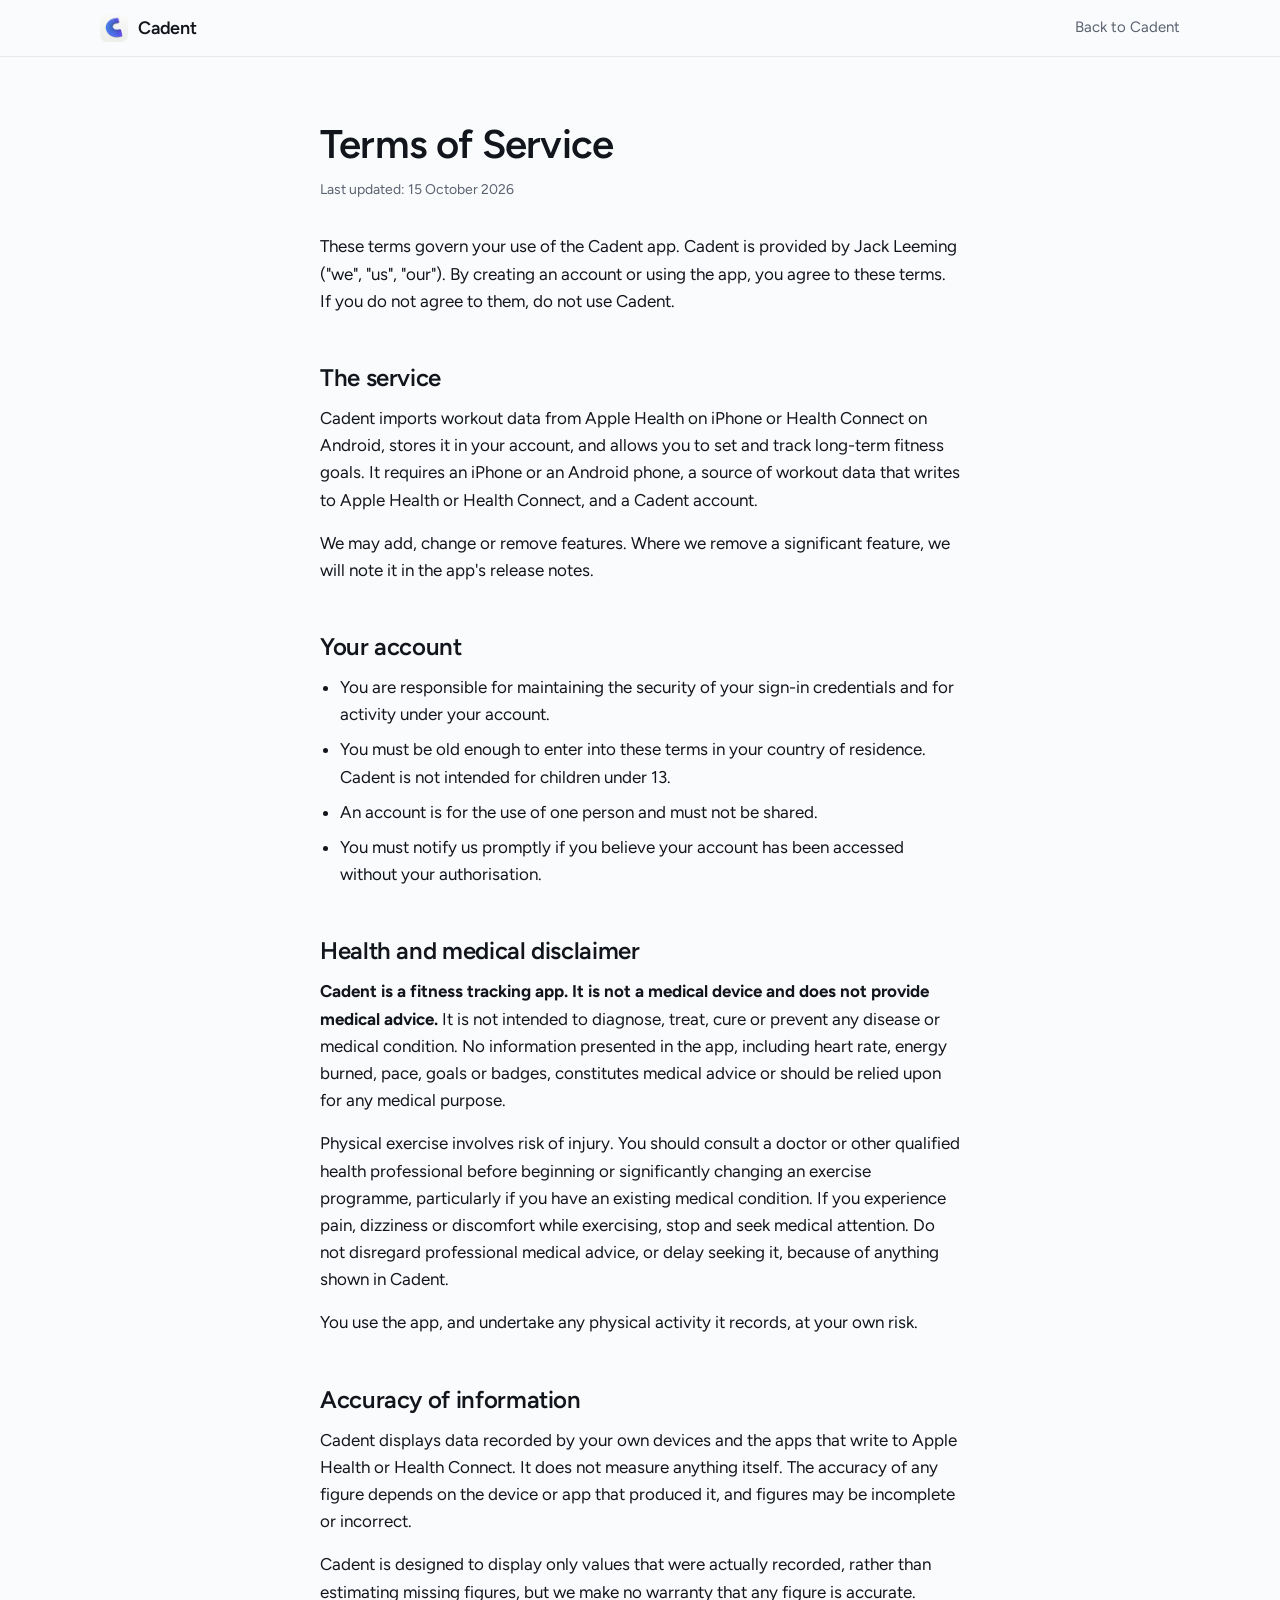
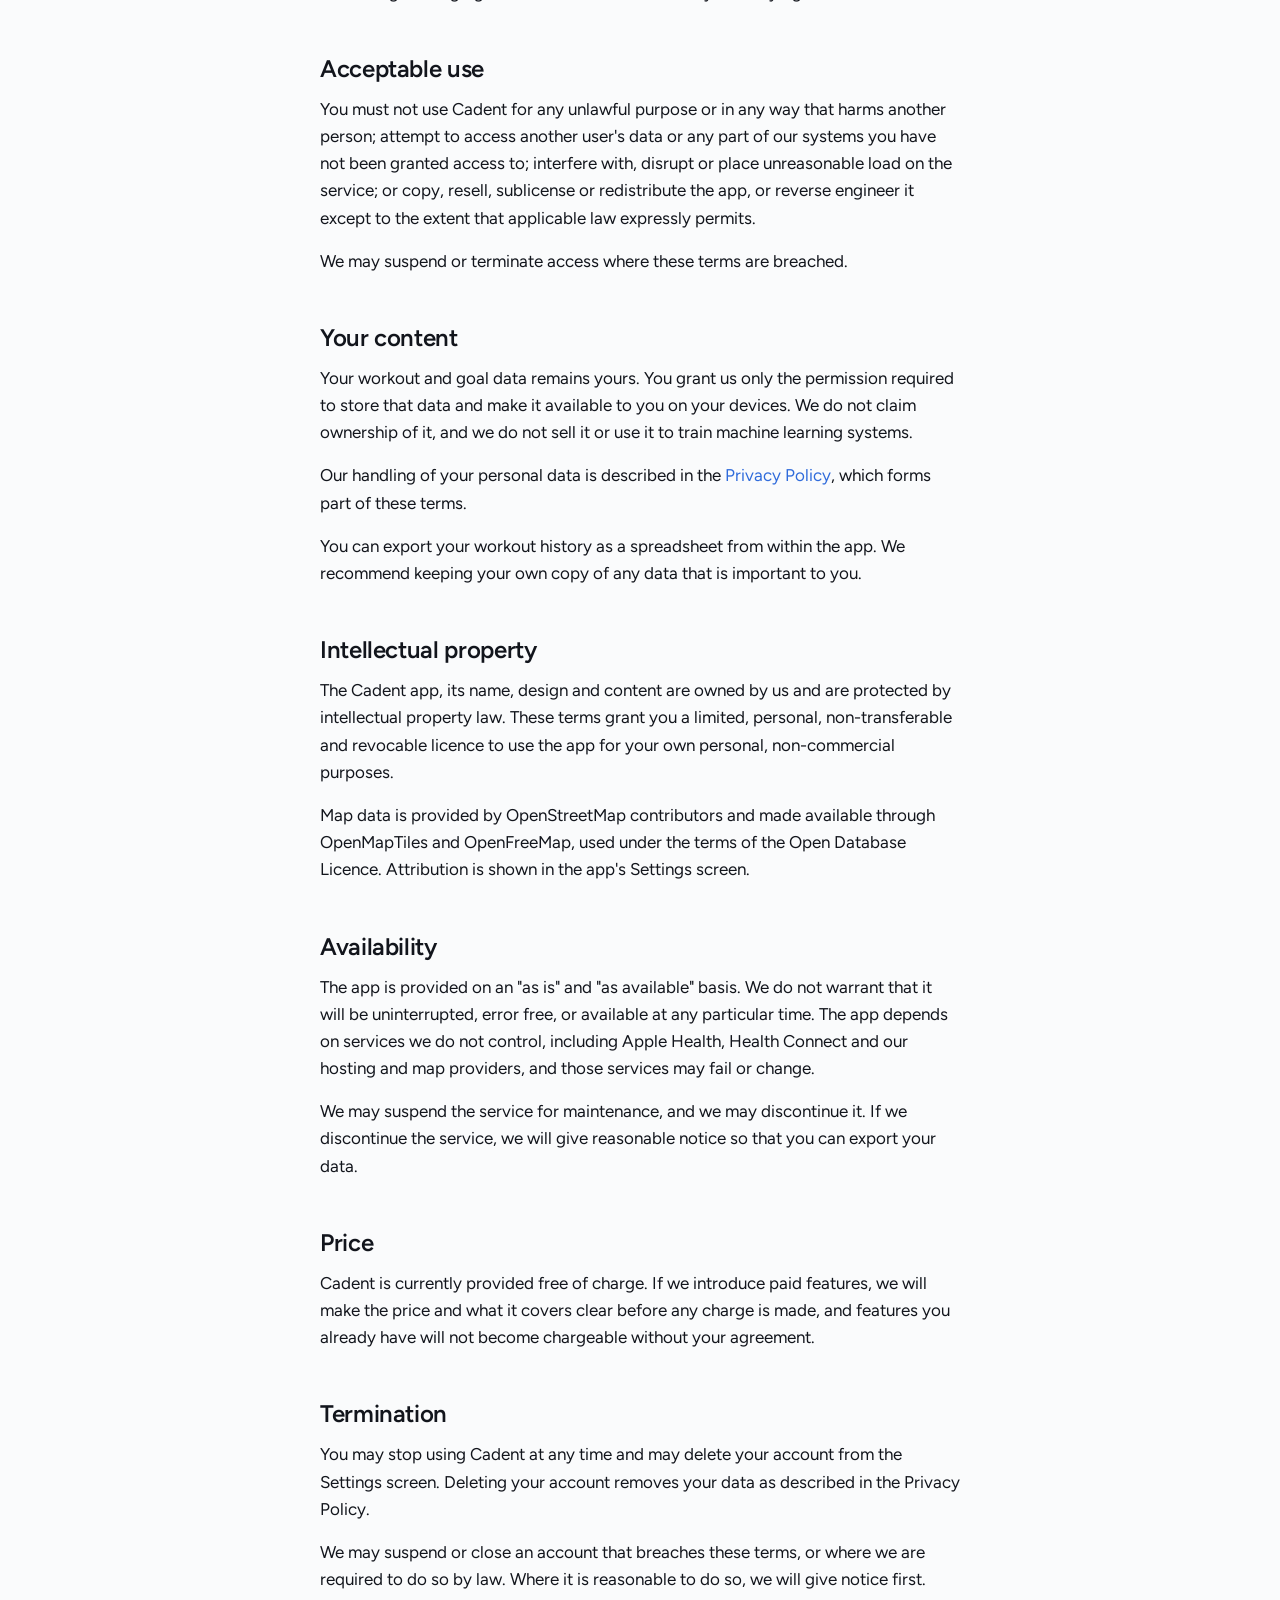
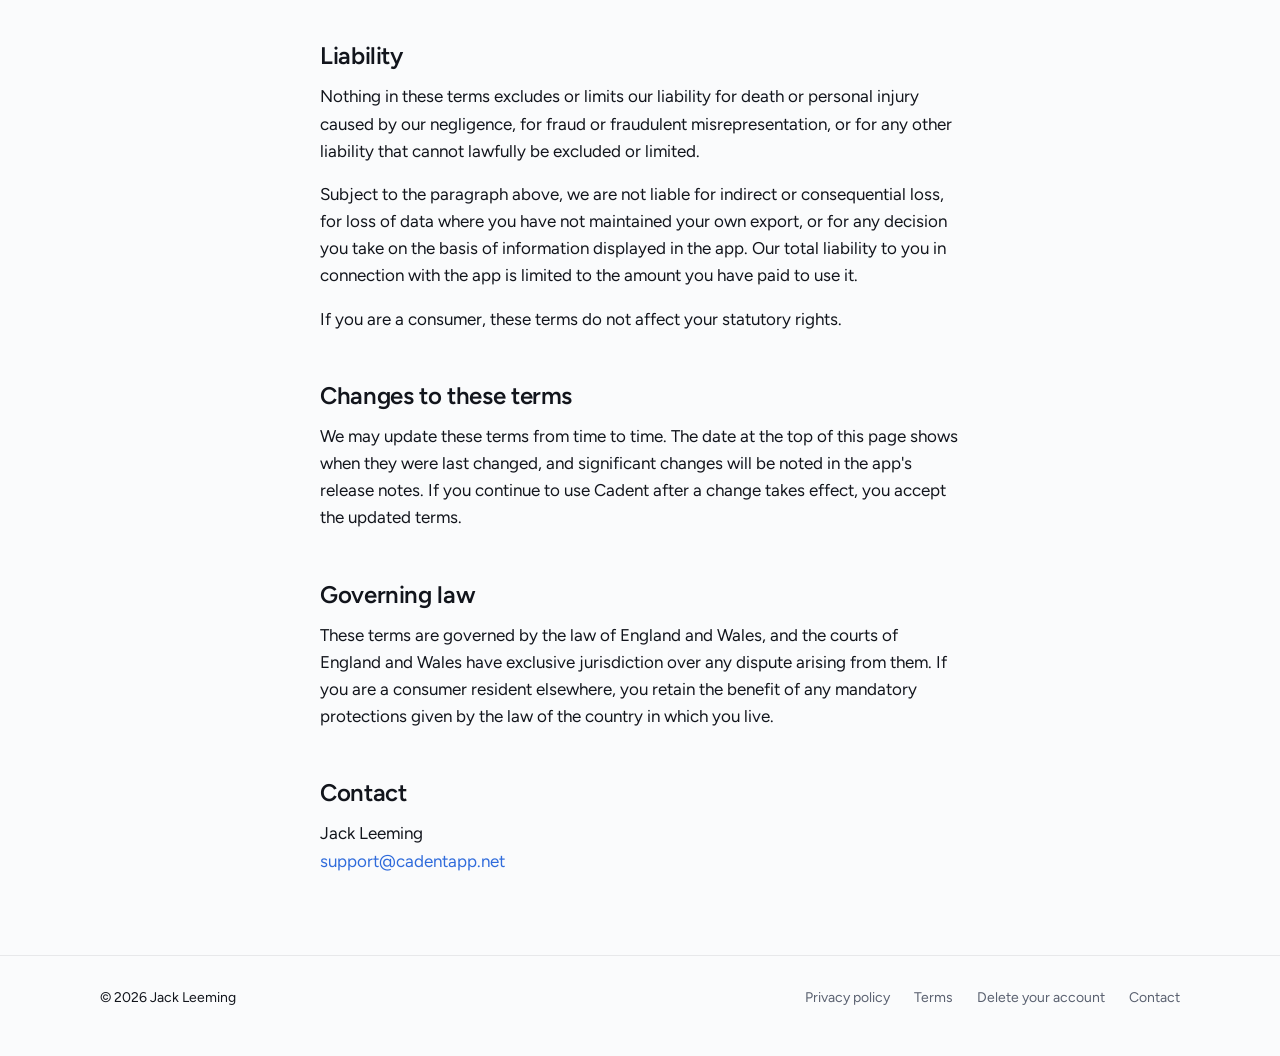
<file: terms.html>
<!doctype html>
<html lang="en-AU">
<head>
<meta charset="utf-8">
<meta name="viewport" content="width=device-width, initial-scale=1">
<title>Terms: Cadent</title>
<meta name="description" content="The terms for using the Cadent app.">
<meta name="color-scheme" content="light dark">
<meta name="theme-color" media="(prefers-color-scheme: light)" content="#FAFBFC">
<meta name="theme-color" media="(prefers-color-scheme: dark)" content="#111214">
<meta property="og:title" content="Cadent: terms">
<meta property="og:description" content="The terms for using the Cadent app.">
<meta property="og:image" content="https://cadentapp.net/share.png">
<meta property="og:url" content="https://cadentapp.net/terms.html">
<meta property="og:type" content="website">
<meta name="twitter:card" content="summary_large_image">
<link rel="icon" href="img/favicon-64.png" sizes="64x64">
<link rel="icon" href="img/favicon-32.png" sizes="32x32">
<link rel="apple-touch-icon" href="img/apple-touch-icon.png">
<link rel="preconnect" href="https://fonts.googleapis.com">
<link rel="preconnect" href="https://fonts.gstatic.com" crossorigin>
<link href="https://fonts.googleapis.com/css2?family=Figtree:wght@400;500;600;700&display=swap" rel="stylesheet">
<link rel="stylesheet" href="site.css">
</head>
<body>

<header class="header">
  <div class="wrap">
    <a class="brand" href="/" aria-label="Cadent home"><img src="img/icon-128.png" alt="" width="28" height="28">Cadent</a>
    <a class="back" href="/">Back to Cadent</a>
  </div>
</header>

<main class="read">
<h1>Terms of Service</h1>
<p class="updated">Last updated: 15 October 2026</p>

<p>These terms govern your use of the Cadent app. Cadent is provided by Jack Leeming ("we", "us", "our"). By creating an account or using the app, you agree to these terms. If you do not agree to them, do not use Cadent.</p>

<h2>The service</h2>
<p>Cadent imports workout data from Apple Health on iPhone or Health Connect on Android, stores it in your account, and allows you to set and track long-term fitness goals. It requires an iPhone or an Android phone, a source of workout data that writes to Apple Health or Health Connect, and a Cadent account.</p>
<p>We may add, change or remove features. Where we remove a significant feature, we will note it in the app's release notes.</p>

<h2>Your account</h2>
<ul>
  <li>You are responsible for maintaining the security of your sign-in credentials and for activity under your account.</li>
  <li>You must be old enough to enter into these terms in your country of residence. Cadent is not intended for children under 13.</li>
  <li>An account is for the use of one person and must not be shared.</li>
  <li>You must notify us promptly if you believe your account has been accessed without your authorisation.</li>
</ul>

<h2>Health and medical disclaimer</h2>
<p><strong>Cadent is a fitness tracking app. It is not a medical device and does not provide medical advice.</strong> It is not intended to diagnose, treat, cure or prevent any disease or medical condition. No information presented in the app, including heart rate, energy burned, pace, goals or badges, constitutes medical advice or should be relied upon for any medical purpose.</p>
<p>Physical exercise involves risk of injury. You should consult a doctor or other qualified health professional before beginning or significantly changing an exercise programme, particularly if you have an existing medical condition. If you experience pain, dizziness or discomfort while exercising, stop and seek medical attention. Do not disregard professional medical advice, or delay seeking it, because of anything shown in Cadent.</p>
<p>You use the app, and undertake any physical activity it records, at your own risk.</p>

<h2>Accuracy of information</h2>
<p>Cadent displays data recorded by your own devices and the apps that write to Apple Health or Health Connect. It does not measure anything itself. The accuracy of any figure depends on the device or app that produced it, and figures may be incomplete or incorrect.</p>
<p>Cadent is designed to display only values that were actually recorded, rather than estimating missing figures, but we make no warranty that any figure is accurate.</p>

<h2>Acceptable use</h2>
<p>You must not use Cadent for any unlawful purpose or in any way that harms another person; attempt to access another user's data or any part of our systems you have not been granted access to; interfere with, disrupt or place unreasonable load on the service; or copy, resell, sublicense or redistribute the app, or reverse engineer it except to the extent that applicable law expressly permits.</p>
<p>We may suspend or terminate access where these terms are breached.</p>

<h2>Your content</h2>
<p>Your workout and goal data remains yours. You grant us only the permission required to store that data and make it available to you on your devices. We do not claim ownership of it, and we do not sell it or use it to train machine learning systems.</p>
<p>Our handling of your personal data is described in the <a href="/privacy">Privacy Policy</a>, which forms part of these terms.</p>
<p>You can export your workout history as a spreadsheet from within the app. We recommend keeping your own copy of any data that is important to you.</p>

<h2>Intellectual property</h2>
<p>The Cadent app, its name, design and content are owned by us and are protected by intellectual property law. These terms grant you a limited, personal, non-transferable and revocable licence to use the app for your own personal, non-commercial purposes.</p>
<p>Map data is provided by OpenStreetMap contributors and made available through OpenMapTiles and OpenFreeMap, used under the terms of the Open Database Licence. Attribution is shown in the app's Settings screen.</p>

<h2>Availability</h2>
<p>The app is provided on an "as is" and "as available" basis. We do not warrant that it will be uninterrupted, error free, or available at any particular time. The app depends on services we do not control, including Apple Health, Health Connect and our hosting and map providers, and those services may fail or change.</p>
<p>We may suspend the service for maintenance, and we may discontinue it. If we discontinue the service, we will give reasonable notice so that you can export your data.</p>

<h2>Price</h2>
<p>Cadent is currently provided free of charge. If we introduce paid features, we will make the price and what it covers clear before any charge is made, and features you already have will not become chargeable without your agreement.</p>

<h2>Termination</h2>
<p>You may stop using Cadent at any time and may delete your account from the Settings screen. Deleting your account removes your data as described in the Privacy Policy.</p>
<p>We may suspend or close an account that breaches these terms, or where we are required to do so by law. Where it is reasonable to do so, we will give notice first.</p>

<h2>Liability</h2>
<p>Nothing in these terms excludes or limits our liability for death or personal injury caused by our negligence, for fraud or fraudulent misrepresentation, or for any other liability that cannot lawfully be excluded or limited.</p>
<p>Subject to the paragraph above, we are not liable for indirect or consequential loss, for loss of data where you have not maintained your own export, or for any decision you take on the basis of information displayed in the app. Our total liability to you in connection with the app is limited to the amount you have paid to use it.</p>
<p>If you are a consumer, these terms do not affect your statutory rights.</p>

<h2>Changes to these terms</h2>
<p>We may update these terms from time to time. The date at the top of this page shows when they were last changed, and significant changes will be noted in the app's release notes. If you continue to use Cadent after a change takes effect, you accept the updated terms.</p>

<h2>Governing law</h2>
<p>These terms are governed by the law of England and Wales, and the courts of England and Wales have exclusive jurisdiction over any dispute arising from them. If you are a consumer resident elsewhere, you retain the benefit of any mandatory protections given by the law of the country in which you live.</p>

<h2>Contact</h2>
<p>Jack Leeming<br>
<a href="mailto:support@cadentapp.net">support@cadentapp.net</a></p>


</main>

<footer class="footer">
  <div class="wrap">
    <div class="copy">© 2026 Jack Leeming</div>
    <nav aria-label="Legal">
      <a href="privacy.html">Privacy policy</a>
      <a href="terms.html">Terms</a>
      <a href="delete-account.html">Delete your account</a>
      <a href="/#contact">Contact</a>
    </nav>
  </div>
</footer>
</body>
</html>
</file>
<file: site.css>
/* Cadent website. Spec: _cadent/3 Website/Website refresh spec.md (19 Oct 2026). */

/* ---------- Tokens ---------- */
:root {
  --bg: #FAFBFC; --surface: #FFFFFF; --text: #12151C; --text-2: #5A6170;
  --accent: #2F6BDB; --accent-2: #6A48F5;
  --hairline: rgba(18,21,28,.08);
  --shadow: 0 8px 24px rgba(18,21,28,.08), 0 1px 2px rgba(18,21,28,.06);
  --phone-shadow: 0 24px 60px rgba(18,21,28,.14), 0 2px 6px rgba(18,21,28,.06);
  --s1: 4px; --s2: 8px; --s3: 12px; --s4: 16px; --s5: 24px; --s6: 32px; --s7: 48px; --s8: 64px; --s9: 96px;
  --page: 1120px; --read: 680px; --gutter: 20px;
}
@media (prefers-color-scheme: dark) {
  :root {
    --bg: #111214; --surface: #1D1E22; --text: #F4F4F5; --text-2: #A9AAB1;
    --accent: #5B8DEF; --accent-2: #8869FF;
    --hairline: rgba(244,244,245,.10);
    --shadow: 0 8px 24px rgba(0,0,0,.35), 0 1px 2px rgba(0,0,0,.4);
    --phone-shadow: 0 24px 60px rgba(0,0,0,.5), 0 2px 6px rgba(0,0,0,.4);
  }
}

/* ---------- Base ---------- */
* { box-sizing: border-box; }
html { -webkit-text-size-adjust: 100%; }
body {
  margin: 0; background: var(--bg); color: var(--text);
  font-family: Figtree, system-ui, -apple-system, "Segoe UI", sans-serif;
  font-size: 17px; line-height: 1.55; -webkit-font-smoothing: antialiased;
}
img { display: block; max-width: 100%; height: auto; }
a { color: inherit; text-decoration: none; }
a:focus-visible { outline: 2px solid var(--accent); outline-offset: 3px; border-radius: 4px; }
p { margin: 0; }
h1, h2, h3 { margin: 0; font-weight: 600; letter-spacing: -.015em; }
.wrap { max-width: var(--page); margin: 0 auto; padding: 0 var(--gutter); }
.lead { font-size: 18px; line-height: 1.5; color: var(--text-2); }
.small { font-size: 14px; line-height: 1.45; color: var(--text-2); }

/* ---------- Header ---------- */
.header {
  position: sticky; top: 0; z-index: 5;
  background: color-mix(in srgb, var(--bg) 88%, transparent);
  backdrop-filter: saturate(1.4) blur(12px); -webkit-backdrop-filter: saturate(1.4) blur(12px);
  border-bottom: 1px solid var(--hairline);
}
.header .wrap { display: flex; align-items: center; justify-content: space-between; height: 56px; }
.brand { display: flex; align-items: center; gap: 10px; font-weight: 600; font-size: 18px; line-height: 1; letter-spacing: -.01em; }
.brand img { width: 28px; height: 28px; border-radius: 7px; }
.header .badge { display: none; }
.header .back { font-size: 15px; color: var(--text-2); }
.header .back:hover { color: var(--text); }
@media (min-width: 768px) { .header .badge { display: block; --badge-h: 36px; } }

/* ---------- App Store badge (Apple's artwork; black on light, white on dark) ---------- */
.badge { --badge-h: 48px; display: block; transition: transform .18s ease, opacity .18s ease; }
.badge img { height: var(--badge-h); width: auto; }
.badge:hover { opacity: .9; }
.badge:active { transform: scale(.98); }
.store-row { display: flex; flex-wrap: wrap; align-items: center; gap: var(--s3); }

/* ---------- Phone ---------- */
.phone {
  position: relative; aspect-ratio: 1320/2868; border-radius: 9.5%/4.4%; overflow: hidden;
  background: var(--surface); border: 1px solid var(--hairline); box-shadow: var(--phone-shadow);
}
.phone img { width: 100%; height: 100%; object-fit: cover; object-position: top; }
.phone.top {
  aspect-ratio: 1320/1700; border-bottom-left-radius: 0; border-bottom-right-radius: 0; border-bottom: 0; box-shadow: none;
  mask-image: linear-gradient(#000 82%, transparent); -webkit-mask-image: linear-gradient(#000 82%, transparent);
}

/* ---------- Hero ---------- */
.hero { padding: var(--s7) 0 0; }
.hero .wrap { display: grid; gap: var(--s6); align-items: center; }
.hero h1 { font-size: 40px; line-height: 1.08; letter-spacing: -.025em; max-width: 12ch; }
.hero .lead { margin-top: var(--s4); max-width: 34ch; }
.hero .store-row { margin-top: var(--s5); }
.hero .small { margin-top: var(--s3); }
.hero .phone-wrap { width: min(100%, 320px); margin: var(--s4) auto 0; }
.hero .phone { aspect-ratio: 1320/2360; border-bottom-left-radius: 0; border-bottom-right-radius: 0; border-bottom: 0; }
@media (min-width: 768px) {
  .hero { padding-top: var(--s8); }
  .hero .wrap { grid-template-columns: 1.1fr .9fr; gap: var(--s7); }
  .hero h1 { font-size: 52px; }
  .hero .lead { font-size: 20px; }
  .hero .phone-wrap { width: min(100%, 360px); margin: 0 0 0 auto; }
  .hero .phone { aspect-ratio: 1320/2868; border-radius: 9.5%/4.4%; border-bottom: 1px solid var(--hairline); }
}
@media (min-width: 1024px) { .hero h1 { font-size: 60px; } .hero .phone-wrap { width: 380px; } }
.hero-base { height: 1px; background: var(--hairline); margin-top: var(--s7); }
@media (min-width: 768px) { .hero-base { margin-top: var(--s8); } }

/* ---------- Feature sections ---------- */
.feature { padding: var(--s8) 0; }
.feature .wrap { display: grid; gap: var(--s5); align-items: center; }
.feature h2 { font-size: 30px; line-height: 1.15; }
.feature p { margin-top: var(--s3); color: var(--text-2); max-width: 40ch; }
.feature .phone-wrap { width: min(100%, 320px); margin: var(--s2) auto 0; }
.feature + .feature { border-top: 1px solid var(--hairline); }
@media (min-width: 768px) {
  .feature { padding: 80px 0; }
  .feature .wrap { grid-template-columns: 1fr 1fr; gap: var(--s8); }
  .feature h2 { font-size: 38px; }
  .feature p { font-size: 18px; }
  .feature .phone-wrap { width: min(100%, 360px); margin: 0 auto; }
  .feature.flip .copy { order: 2; }
}
/* Private section: the mark instead of a phone */
.feature .mark-wrap { width: min(70%, 260px); margin: var(--s2) auto 0; }
@media (min-width: 768px) { .feature .mark-wrap { width: min(100%, 340px); margin: 0 auto; } }

/* ---------- The details ---------- */
.facts { padding: var(--s8) 0; border-top: 1px solid var(--hairline); }
.facts h2 { font-size: 30px; line-height: 1.15; }
.facts ul { list-style: none; margin: var(--s5) 0 0; padding: 0; display: grid; gap: var(--s5); }
.facts li { padding-top: var(--s4); border-top: 1px solid var(--hairline); }
.facts b { display: block; font-weight: 600; font-size: 17px; line-height: 1.4; }
.facts span { display: block; margin-top: var(--s1); color: var(--text-2); font-size: 16px; line-height: 1.5; }
@media (min-width: 768px) {
  .facts { padding: var(--s9) 0; }
  .facts h2 { font-size: 38px; }
  .facts ul { grid-template-columns: repeat(3, 1fr); gap: var(--s6) var(--s7); }
}

/* ---------- Download ---------- */
.download { padding: var(--s8) 0; border-top: 1px solid var(--hairline); text-align: center; }
.download h2 { font-size: 30px; line-height: 1.15; }
.download .store-row { justify-content: center; margin-top: var(--s5); }
.download .small { margin-top: var(--s3); }
@media (min-width: 768px) { .download { padding: var(--s9) 0; } .download h2 { font-size: 38px; } }

/* ---------- Support ---------- */
.support { padding: var(--s8) 0; border-top: 1px solid var(--hairline); }
.support h2 { font-size: 24px; line-height: 1.2; }
.support p { margin-top: var(--s3); color: var(--text-2); max-width: 48ch; }
.support a { color: var(--accent); font-weight: 500; }
.support a:hover { text-decoration: underline; text-underline-offset: 3px; }

/* ---------- Footer ---------- */
.footer { border-top: 1px solid var(--hairline); padding: var(--s6) 0 var(--s7); }
.footer .wrap { display: flex; flex-direction: column; gap: var(--s4); font-size: 14px; line-height: 1.45; color: var(--text-2); }
.footer .copy { color: var(--text); }
.footer nav { display: flex; flex-wrap: wrap; gap: var(--s3) var(--s5); }
.footer nav a:hover { color: var(--text); }
@media (min-width: 768px) { .footer .wrap { flex-direction: row; justify-content: space-between; align-items: center; } }

/* ---------- Legal pages: reading layout ---------- */
.read { max-width: var(--read); margin: 0 auto; padding: var(--s7) var(--gutter) var(--s8); line-height: 1.6; }
.read h1 { font-size: 32px; line-height: 1.15; letter-spacing: -.02em; }
.read .updated { margin: var(--s3) 0 var(--s6); font-size: 14px; color: var(--text-2); }
.read h2 { font-size: 22px; line-height: 1.25; margin: var(--s7) 0 var(--s3); }
.read h3 { font-size: 17px; letter-spacing: 0; margin: var(--s5) 0 var(--s2); }
.read p { margin: 0 0 var(--s4); }
.read ul, .read ol { padding-left: 1.2em; margin: 0 0 var(--s4); }
.read li { margin-bottom: var(--s2); }
.read strong, .read b { font-weight: 700; }
.read a { color: var(--accent); }
.read a:hover { text-decoration: underline; text-underline-offset: 3px; }
.read hr { border: 0; border-top: 1px solid var(--hairline); margin: var(--s7) 0; }
@media (min-width: 768px) { .read { padding-top: var(--s8); } .read h1 { font-size: 40px; } .read h2 { font-size: 24px; } }

/* ---------- Motion ---------- */
/* Only hidden once the page's script has run (it adds .js), so nothing is lost with JavaScript off. */
.js .reveal { opacity: 0; transform: translateY(12px); transition: opacity .42s ease, transform .42s ease; }
.js .reveal.in { opacity: 1; transform: none; }
@media (prefers-reduced-motion: reduce) {
  .js .reveal { opacity: 1; transform: none; transition: none; }
  .badge { transition: none; }
}
</file>
